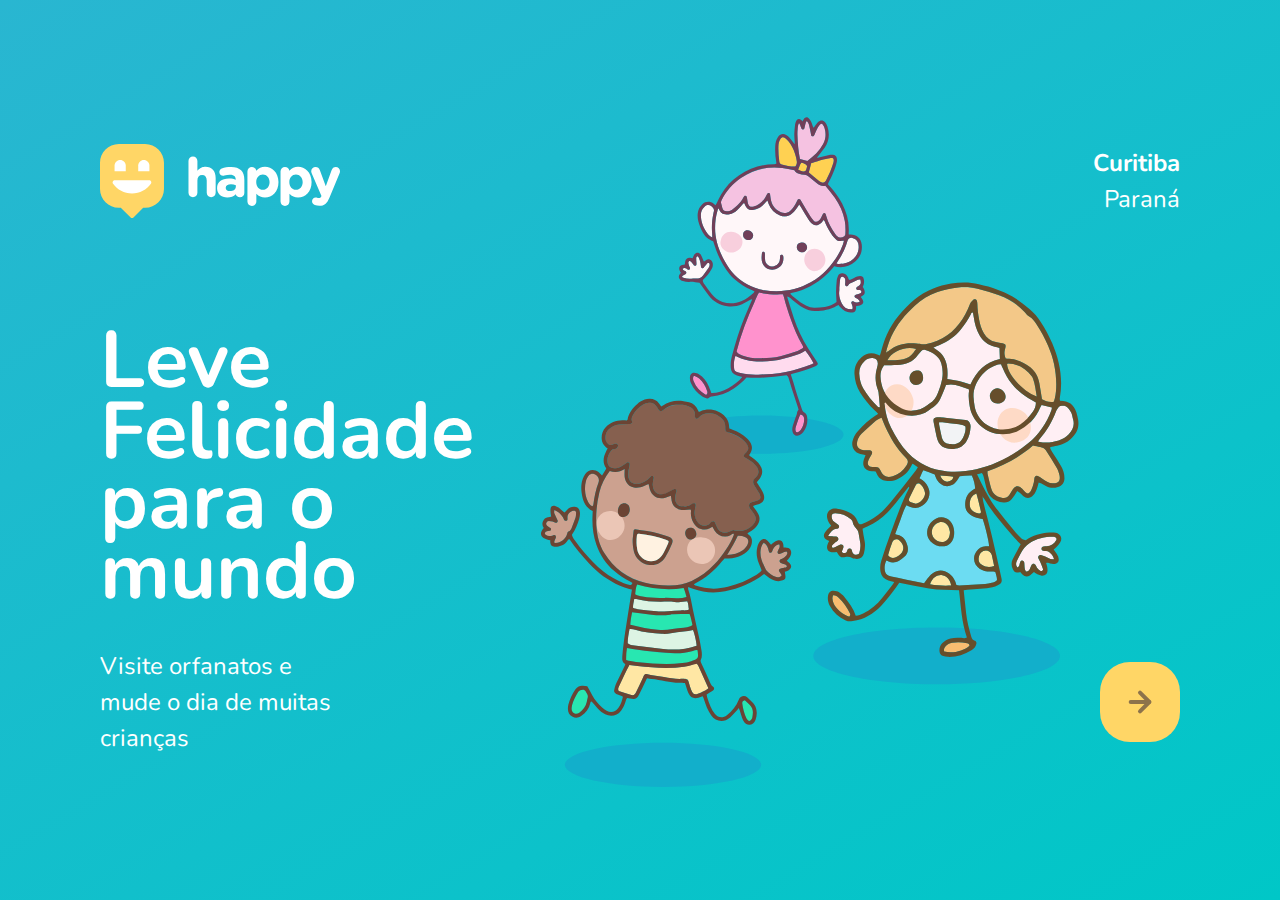
<file: index.html>
<!DOCTYPE html>
<html lang="pt-BR">

<head>
    <meta charset="UTF-8">
    <meta name="viewport" content="width=device-width, initial-scale=1.0">
    <title>Happy</title>

    <link rel="icon" href="./public/images/logo-icon.png">
    <link rel="stylesheet" href="./public/css/main.css">
    <link rel="stylesheet" href="./public/css/animation.css">
    <link rel="stylesheet" href="./public/css/page-landing.css">

    <link href="https://fonts.googleapis.com/css2?family=Nunito:wght@400;600;800&display=swap" rel="stylesheet">
</head>

<body id="body">
    <div id="page-landing">
        <div id="container">
            <header>
                <img class="animate-up" id="logo" src="./public/images/logo.svg" alt="Logomarca de Happy">
                <div class="location animate-up">
                    <strong>Curitiba</strong>
                    <p>Paraná</p>
                </div>
            </header>
            <main>
                <h1 class="animate-up">Leve Felicidade para o mundo</h1>
                <section class="visit">
                    <p class="animate-up">Visite orfanatos e mude o dia de muitas crianças</p>
                    <a href="#" title="Visite orfanatos" class="animate-up">
                        <img src="./public/images/arrow.svg" alt="Ir para o mapa">
                    </a>
                </section>
            </main>
        </div>
    </div>
</body>

</html>
</file>
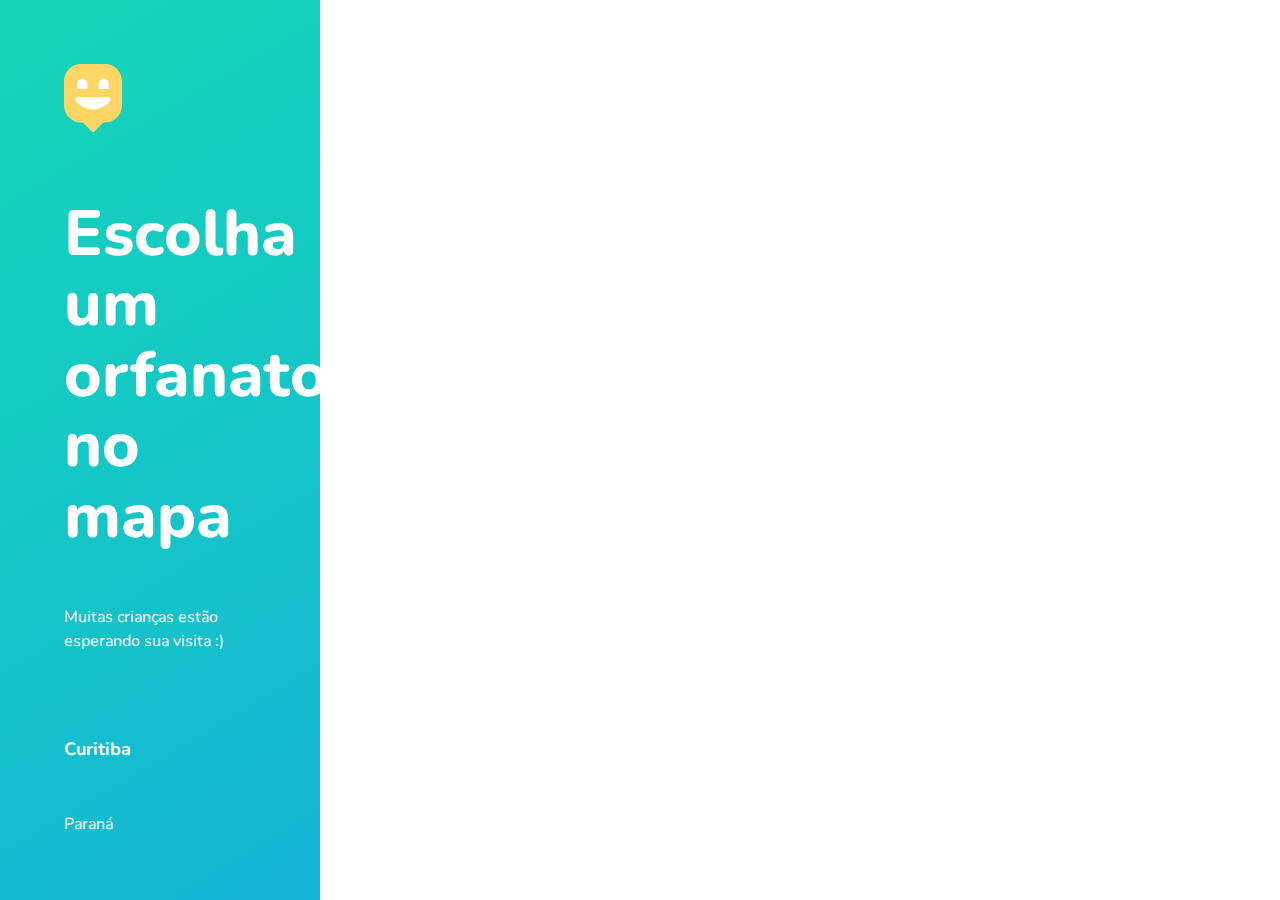
<file: orphanages.html>
<!DOCTYPE html>
<html lang="pt-BR">

<head>
    <meta charset="UTF-8">
    <meta name="viewport" content="width=device-width, initial-scale=1.0">
    <title>Localize um orfanato | Happy</title>

    <link rel="icon" href="./public/images/logo-icon.png">
    <link rel="stylesheet" href="./public/css/main.css">
    <link rel="stylesheet" href="./public/css/animation.css">
    <link rel="stylesheet" href="./public/css/page-orphanages.css">

    <link href="https://fonts.googleapis.com/css2?family=Nunito:wght@400;600;800&display=swap" rel="stylesheet">
</head>

<body>
    <div id="page-orphanages">
        <aside>
            <header>
                <img src="public/images/map-marker.svg" alt="Happy">
                <h2>Escolha um orfanato no mapa</h2>

                <p>Muitas crianças estão esperando sua visita :)</p>
            </header>

            <footer><Strong>Curitiba</Strong>
                <p>Paraná</p>
            </footer>
        </aside>

        <div id="mapid">
        <a href="create-orphanage.html" class="create-orphanage"title=" Cadastre um orfanato"> </a>
        <img src="./public/images/plus.svg" alt="Criar orfanato">
    </div>
    </div>
</body>

</html>
</file>
<file: public/css/main.css>
*{
    margin: 0;
    padding: 0;
    box-sizing: border-box;
}
body{
    height: 100vh;
    color: white;
   
}

:root{
    font-size: 62.5%;
}
body, 
input, 
button, 
textarea
{
    font: 400 1.8rem/1 'Nunito', sans-serif;
}
</file>
<file: public/css/page-landing.css>
#page-landing {
        background: linear-gradient(329.54deg, #00c7c7 0%, #29b6d1 100%) no-repeat;
        min-height: 100vh;
        text-align: center;
        display: flex;
        align-items: center;
    }
    
    #container {
        margin: auto;
        width: min(90%, 112rem);
    }
    
    .location,
    h1,
    .visit p {
        height: 16vh;
    }
    
    #logo {
        animation-delay: 50ms;
    }
    
    .location {
        animation-delay: 100ms;
    }
    
    main h1 {
        animation-delay: 150ms;
        font-size: clamp (8rem, 8vw, 8.4rem);
    }
    
    .visit p {
        animation-delay: 200ms;
    }
    
    .visit a {
        width: 8rem;
        height: 8rem;
        background: #ffd666;
        border: none;
        border-radius: 3rem;
        display: flex;
        align-items: center;
        justify-content: center;
        margin: auto;
        transition: background 300ms;
        animation-delay: 250ms;
    }
    
    .visit a:hover {
        background: #96feff;
    }
    
    @media (min-width: 760px) {
        #container {
            background: no-repeat 80%  url("../images/bg.svg") ;
            background: clamp (30rem, 54vw, 56rem);
            padding: 5rem 2rem;
            
            
        }
        header {
            display: flex;
            align-items: center;
            justify-content: space-between;
        }
        .location,
        h1,
        .visit p {
            height: initial;
            text-align: initial;
        }
        .location {
            text-align: right;
            line-height: 1.5;
            font-size: 2.4rem;
        }
        main h1 {
            font-size: 8rem;
            font-weight: bold;
            line-height: .88;
            width: min(300px, 80%);
            margin: clamp(10%, 9vh, 12%) 0 4rem;
        }
        .visit {
            display: flex;
            align-items: center;
            justify-content: space-between;
        }
        .visit p {
            font-size: 2.4rem;
            line-height: 1.5;
            width: clamp(20rem, 20vw, 30rem);
        }
        .visit a {
            margin: initial;
        }
    }
</file>
<file: public/css/page-orphanages.css>
#page-orphanages{
    width: 100%;
    height: 100%;
    display: flex;
}

aside{
    width: clamp(24rem, 25vw, 44rem);
    background: linear-gradient(329.54deg, #15b6d6 0%, #15d6b6 100%);
    padding: clamp(3rem, 5vw, 8rem);
    display: flex;
    flex-direction: column;
    justify-content: space-between;
}

aside h2 {
    margin-top: 6.4rem;
    font: 800 clamp(3rem, 5vw, 8rem)/1.1 'Nunito', sans-serif;
}

aside p {
    margin-top: 5.4rem;
    font: 400 1.6rem/1.5 'Nunito', sans-serif;

}
aside footer p {
    49:11 https://www.youtube.com/watch?v=NJULy1-creQ
}
</file>
<file: public/css/animation.css>
@keyframes up {
    from {
        opacity: 0;
        transform: translateY(16px);
    }
    to {
        opacity: 1;
        transform: translateY(0);
    }
}

.animate-up {
    animation-name: up;
    animation-duration: 300ms;
    animation-fill-mode: backwards;
}
</file>
